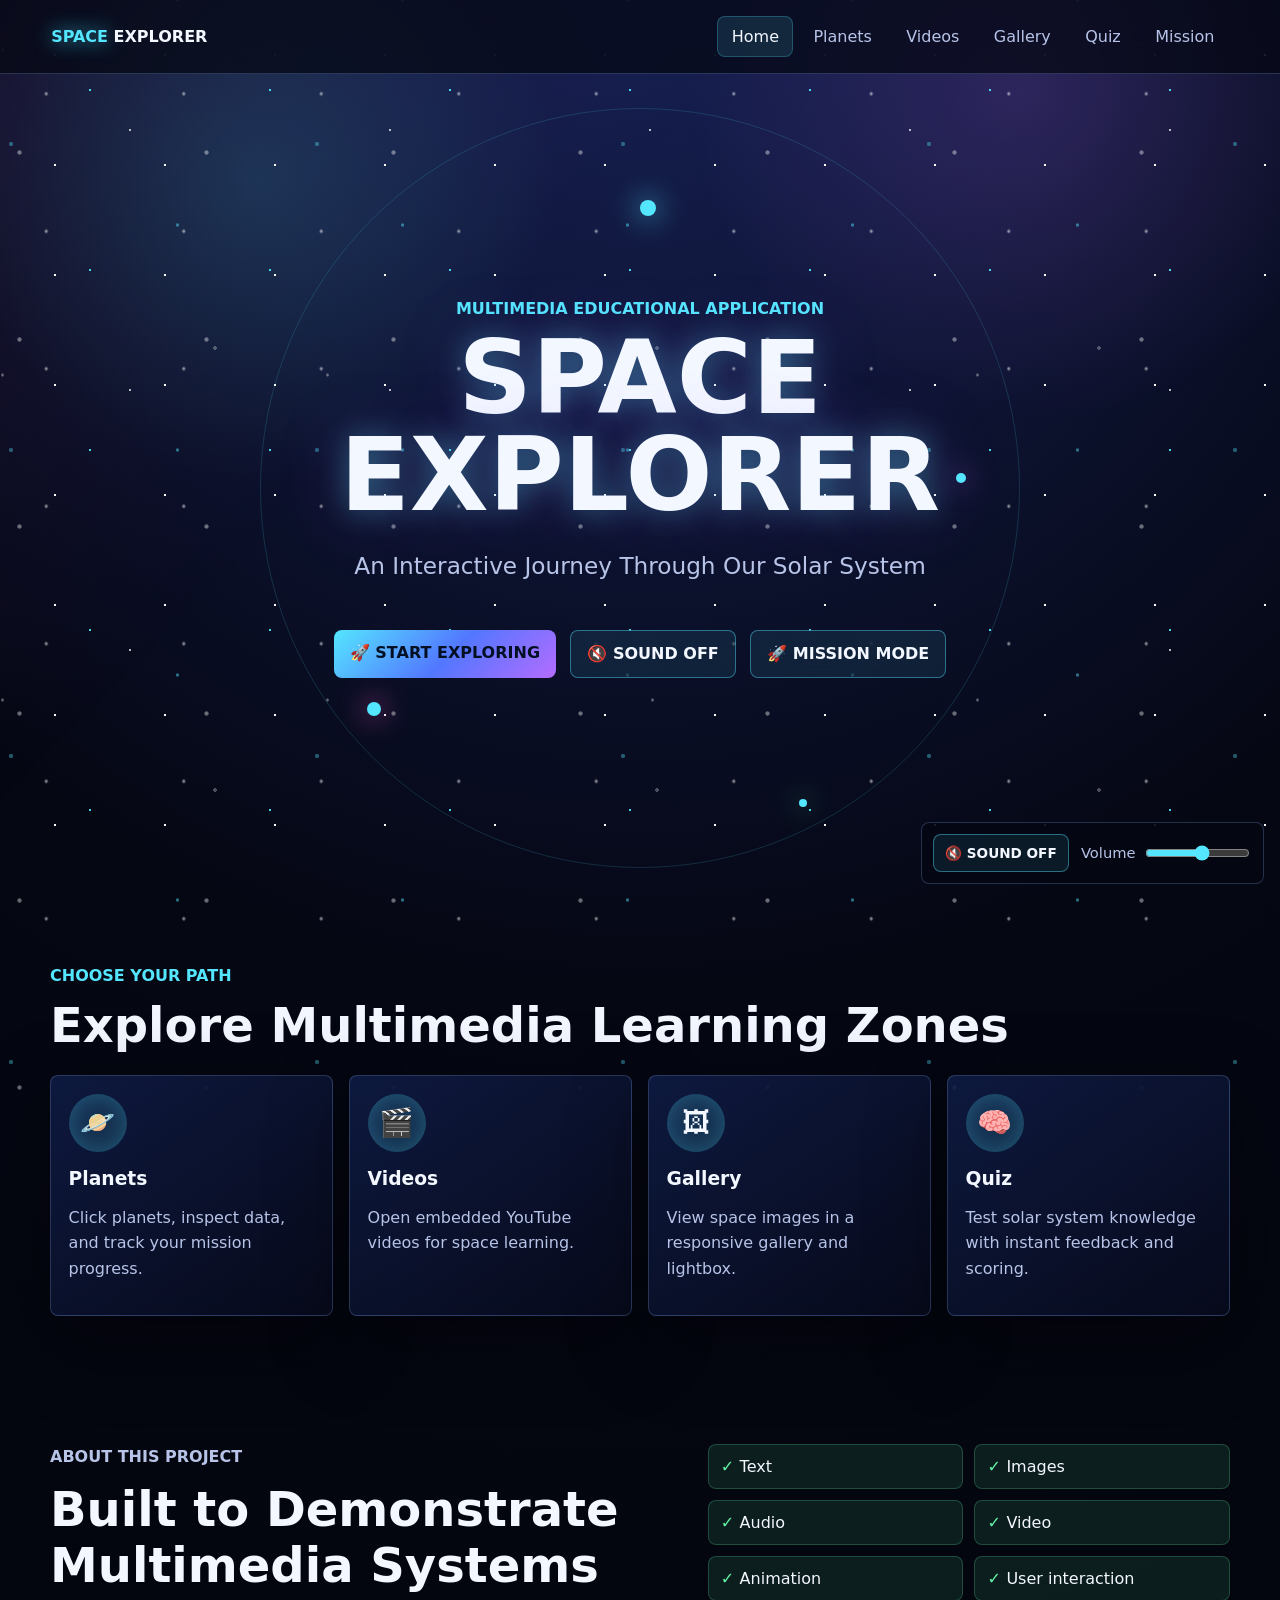
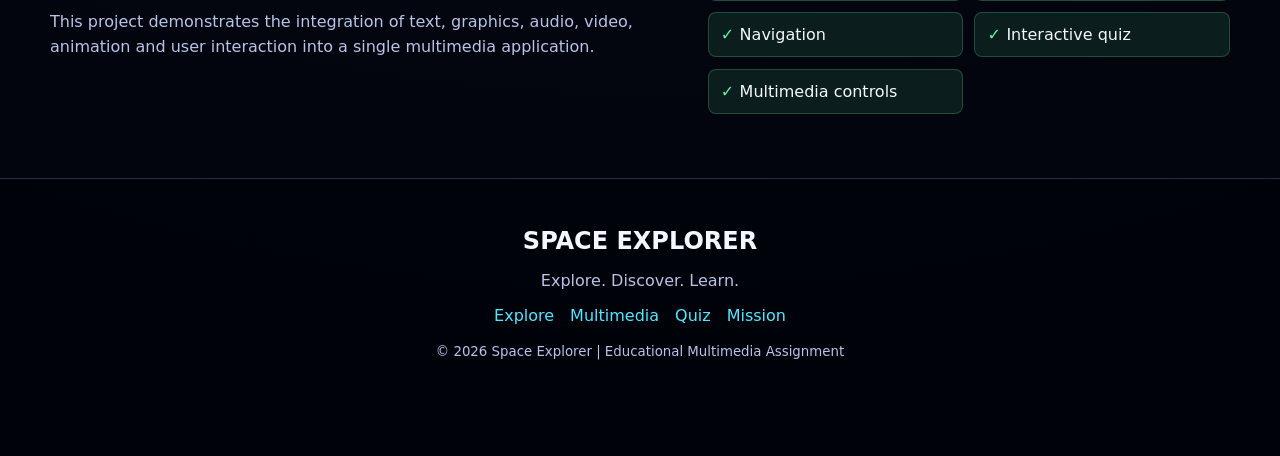
<file: index.html>
<!DOCTYPE html>
<html lang="en">
<head>
  <meta charset="UTF-8">
  <meta name="viewport" content="width=device-width, initial-scale=1.0">
  <title>Space Explorer | Interactive Solar System</title>
  <link rel="stylesheet" href="css/style.css">
</head>
<body data-page="home">
  <div class="space-bg" aria-hidden="true"><span class="stars s1"></span><span class="stars s2"></span><span class="stars s3"></span></div>
  <header class="site-header">
    <a class="brand" href="index.html" aria-label="Space Explorer Home"><span>SPACE</span> EXPLORER</a>
    <button class="nav-toggle" aria-label="Open navigation" aria-expanded="false">☰</button>
    <nav class="site-nav" aria-label="Main navigation">
      <a href="index.html" class="active">Home</a>
      <a href="planets.html">Planets</a>
      <a href="videos.html">Videos</a>
      <a href="gallery.html">Gallery</a>
      <a href="quiz.html">Quiz</a>
      <a href="planets.html#mission">Mission</a>
    </nav>
  </header>

  <main>
    <section class="hero">
      <div class="hero-orbit" aria-hidden="true"><span></span><span></span><span></span></div>
      <p class="eyebrow">Multimedia Educational Application</p>
      <h1>SPACE EXPLORER</h1>
      <p class="hero-subtitle">An Interactive Journey Through Our Solar System</p>
      <div class="hero-actions">
        <a class="btn btn-primary" href="planets.html"><span>&#128640;</span> Start Exploring</a>
        <button class="btn btn-ghost sound-toggle" type="button" aria-pressed="false">&#128266; Sound On/Off</button>
        <a class="btn btn-ghost" href="planets.html#mission">&#128640; Mission Mode</a>
      </div>
    </section>

    <section class="section">
      <div class="section-heading">
        <p class="eyebrow">Choose your path</p>
        <h2>Explore Multimedia Learning Zones</h2>
      </div>
      <div class="feature-grid">
        <a class="feature-card" href="planets.html"><span class="feature-icon">&#129680;</span><h3>Planets</h3><p>Click planets, inspect data, and track your mission progress.</p></a>
        <a class="feature-card" href="videos.html"><span class="feature-icon">&#127916;</span><h3>Videos</h3><p>Open embedded YouTube videos for space learning.</p></a>
        <a class="feature-card" href="gallery.html"><span class="feature-icon">&#128444;</span><h3>Gallery</h3><p>View space images in a responsive gallery and lightbox.</p></a>
        <a class="feature-card" href="quiz.html"><span class="feature-icon">&#129504;</span><h3>Quiz</h3><p>Test solar system knowledge with instant feedback and scoring.</p></a>
      </div>
    </section>

    <section class="section about-project">
      <div>
        <p class="eyebrow">About This Project</p>
        <h2>Built to Demonstrate Multimedia Systems</h2>
        <p>This project demonstrates the integration of text, graphics, audio, video, animation and user interaction into a single multimedia application.</p>
      </div>
      <ul class="check-list" aria-label="Multimedia principles demonstrated">
        <li>Text</li><li>Images</li><li>Audio</li><li>Video</li><li>Animation</li><li>User interaction</li><li>Navigation</li><li>Interactive quiz</li><li>Multimedia controls</li>
      </ul>
    </section>
  </main>

  <aside class="audio-panel" aria-label="Audio controls">
    <button class="sound-toggle small-btn" type="button" aria-pressed="false">&#128266; Sound OFF</button>
    <label>Volume <input class="volume-slider" type="range" min="0" max="100" value="55"></label>
  </aside>

  <footer class="site-footer">
    <h2>SPACE EXPLORER</h2>
    <p>Explore. Discover. Learn.</p>
    <div class="footer-links"><a href="planets.html">Explore</a><a href="videos.html">Multimedia</a><a href="quiz.html">Quiz</a><a href="planets.html#mission">Mission</a></div>
    <small>&copy; 2026 Space Explorer | Educational Multimedia Assignment</small>
  </footer>

  <script src="js/script.js"></script>
</body>
</html>
</file>
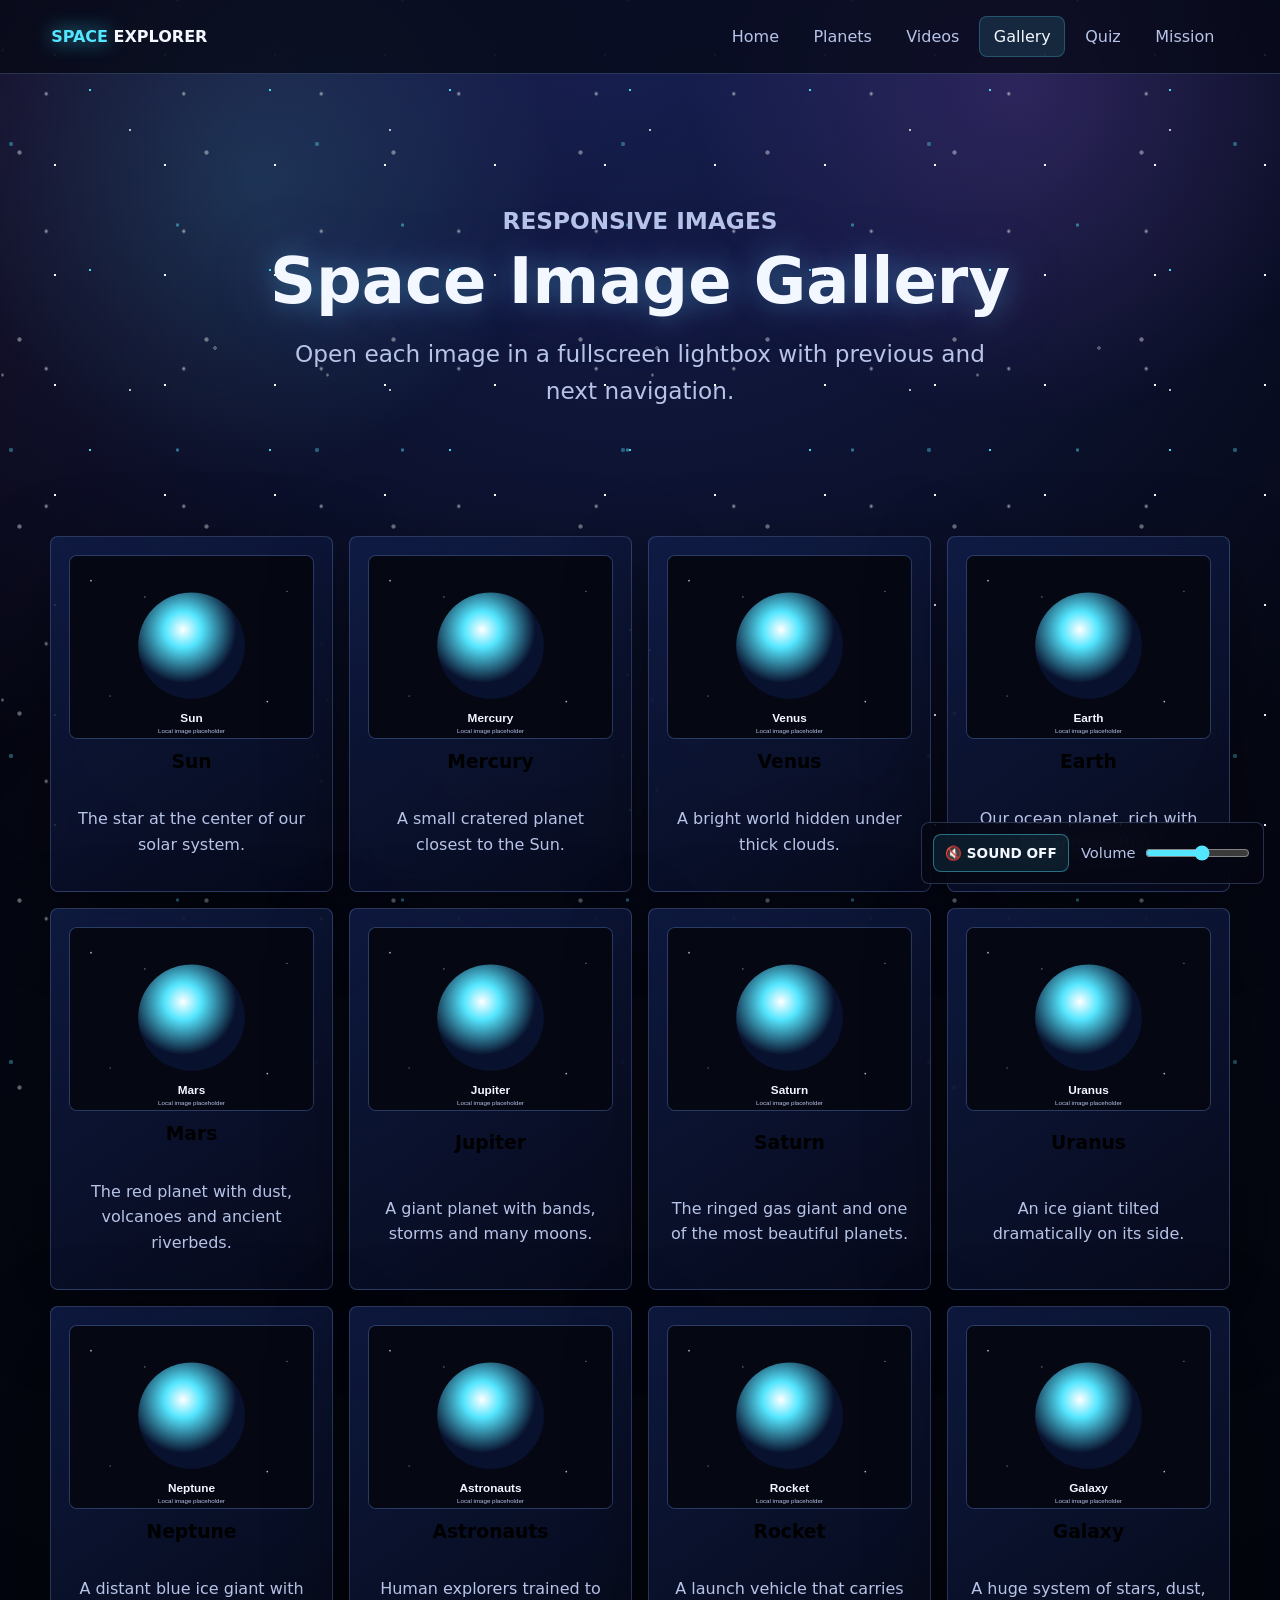
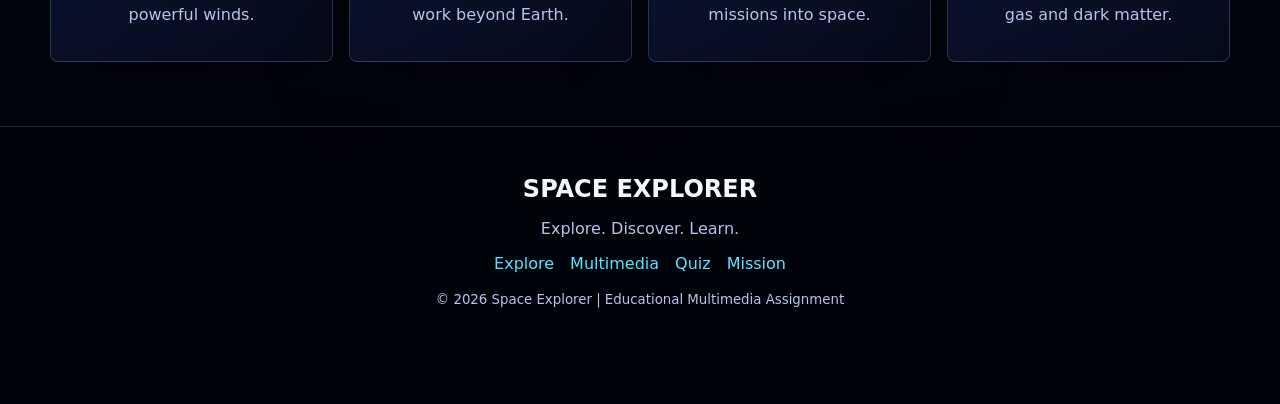
<file: gallery.html>
<!DOCTYPE html>
<html lang="en">
<head>
  <meta charset="UTF-8">
  <meta name="viewport" content="width=device-width, initial-scale=1.0">
  <title>Gallery | Space Explorer</title>
  <link rel="stylesheet" href="css/style.css">
</head>
<body data-page="gallery">
  <div class="space-bg" aria-hidden="true"><span class="stars s1"></span><span class="stars s2"></span><span class="stars s3"></span></div>
  <header class="site-header"><a class="brand" href="index.html"><span>SPACE</span> EXPLORER</a><button class="nav-toggle" aria-label="Open navigation" aria-expanded="false">☰</button><nav class="site-nav" aria-label="Main navigation"><a href="index.html">Home</a><a href="planets.html">Planets</a><a href="videos.html">Videos</a><a href="gallery.html" class="active">Gallery</a><a href="quiz.html">Quiz</a><a href="planets.html#mission">Mission</a></nav></header>
  <main>
    <section class="page-hero compact"><p class="eyebrow">Responsive Images</p><h1>Space Image Gallery</h1><p>Open each image in a fullscreen lightbox with previous and next navigation.</p></section>
    <section class="section"><div class="gallery-grid" id="galleryGrid"></div></section>
  </main>
  <div class="modal lightbox" id="galleryModal" role="dialog" aria-modal="true" aria-labelledby="galleryTitle" hidden>
    <div class="modal-card lightbox-card">
      <button class="modal-close" type="button" aria-label="Close gallery">&times;</button>
      <img id="galleryImage" alt="" loading="lazy">
      <h2 id="galleryTitle"></h2>
      <p id="galleryDescription"></p>
      <div class="modal-actions">
        <button class="btn btn-ghost" id="prevImage" type="button">Previous</button>
        <button class="btn btn-ghost" id="nextImage" type="button">Next</button>
        <button class="btn btn-primary modal-back" type="button">Close</button>
      </div>
    </div>
  </div>
  <aside class="audio-panel" aria-label="Audio controls"><button class="sound-toggle small-btn" type="button" aria-pressed="false">&#128266; Sound OFF</button><label>Volume <input class="volume-slider" type="range" min="0" max="100" value="55"></label></aside>
  <footer class="site-footer"><h2>SPACE EXPLORER</h2><p>Explore. Discover. Learn.</p><div class="footer-links"><a href="planets.html">Explore</a><a href="videos.html">Multimedia</a><a href="quiz.html">Quiz</a><a href="planets.html#mission">Mission</a></div><small>&copy; 2026 Space Explorer | Educational Multimedia Assignment</small></footer>
  <script src="js/script.js"></script>
</body>
</html>
</file>
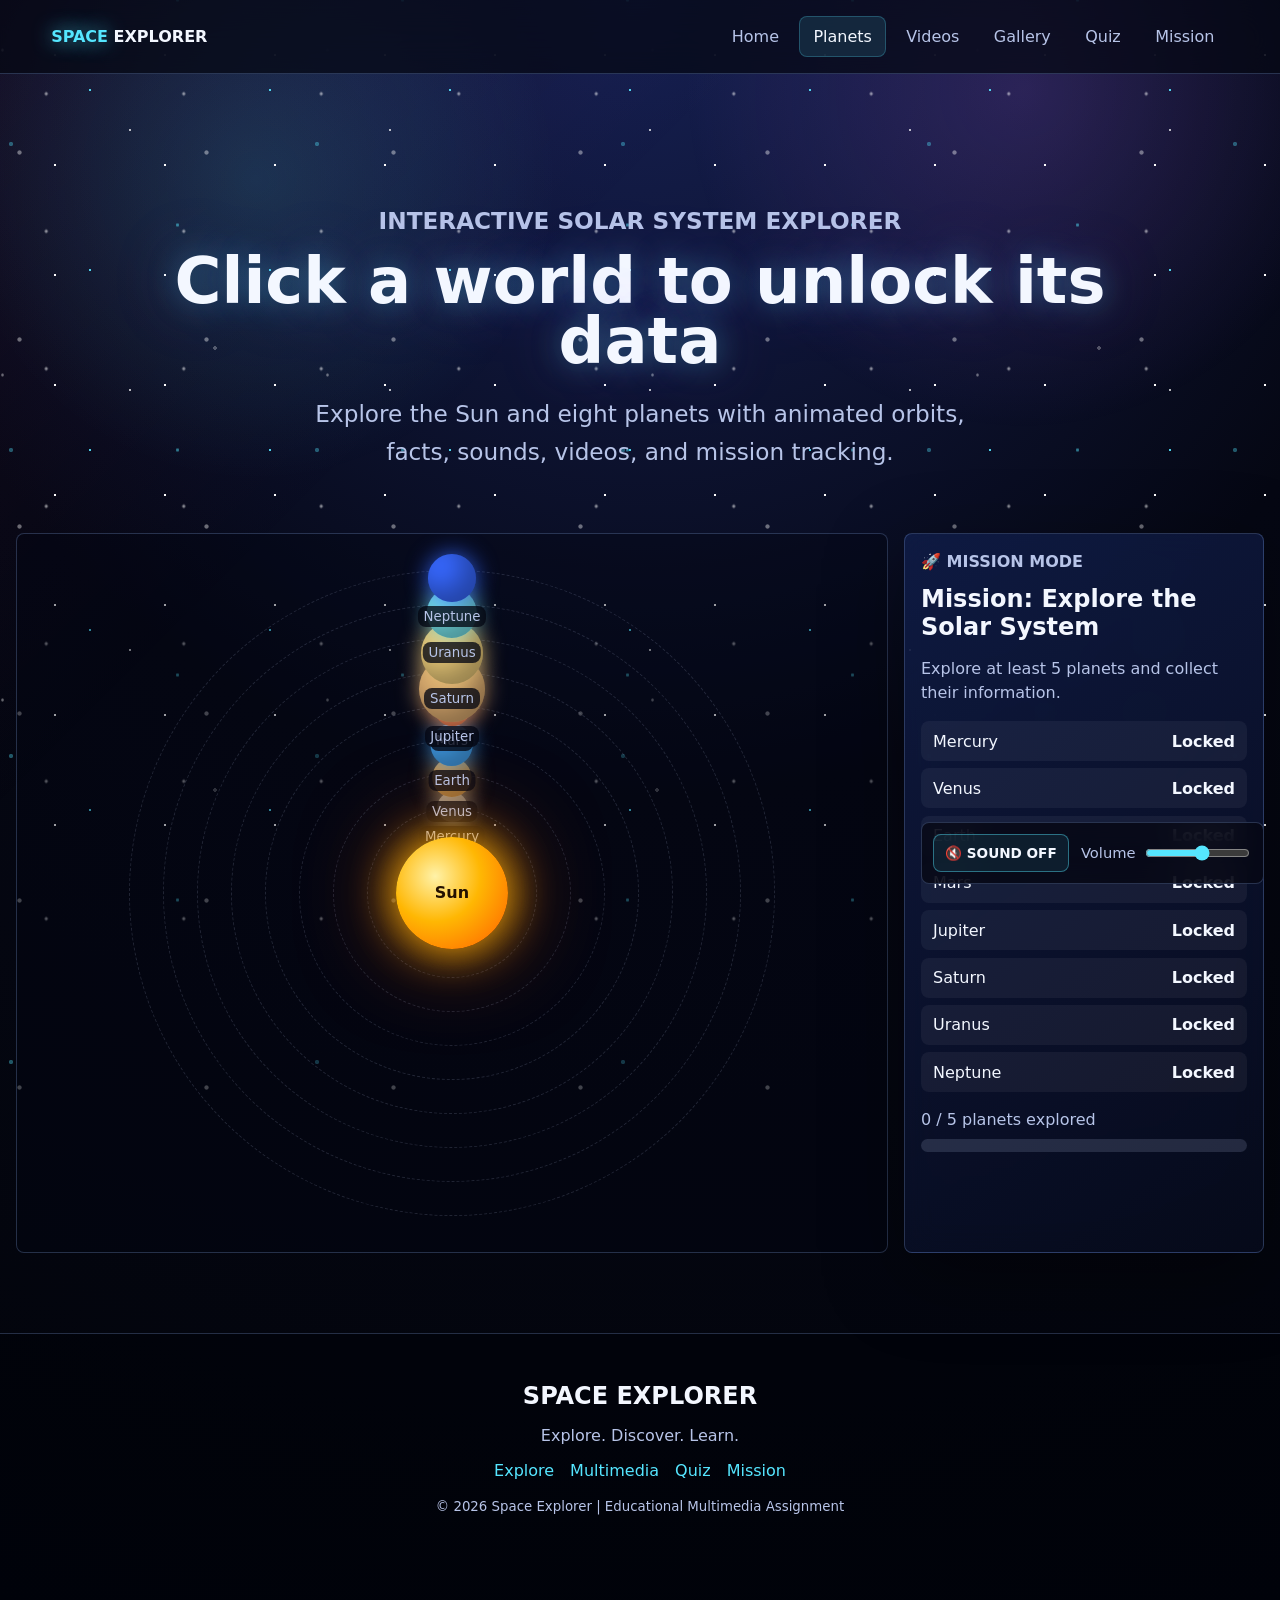
<file: planets.html>
<!DOCTYPE html>
<html lang="en">
<head>
  <meta charset="UTF-8">
  <meta name="viewport" content="width=device-width, initial-scale=1.0">
  <title>Planets | Space Explorer</title>
  <link rel="stylesheet" href="css/style.css">
</head>
<body data-page="planets">
  <div class="space-bg" aria-hidden="true"><span class="stars s1"></span><span class="stars s2"></span><span class="stars s3"></span></div>
  <header class="site-header">
    <a class="brand" href="index.html"><span>SPACE</span> EXPLORER</a>
    <button class="nav-toggle" aria-label="Open navigation" aria-expanded="false">☰</button>
    <nav class="site-nav" aria-label="Main navigation">
      <a href="index.html">Home</a><a href="planets.html" class="active">Planets</a><a href="videos.html">Videos</a><a href="gallery.html">Gallery</a><a href="quiz.html">Quiz</a><a href="#mission">Mission</a>
    </nav>
  </header>
  <main>
    <section class="page-hero compact">
      <p class="eyebrow">Interactive Solar System Explorer</p>
      <h1>Click a world to unlock its data</h1>
      <p>Explore the Sun and eight planets with animated orbits, facts, sounds, videos, and mission tracking.</p>
    </section>

    <section class="solar-wrap" aria-label="Solar system explorer">
      <div class="solar-system" id="solarSystem"></div>
      <aside class="mission-panel" id="mission">
        <p class="eyebrow">&#128640; Mission Mode</p>
        <h2>Mission: Explore the Solar System</h2>
        <p>Explore at least 5 planets and collect their information.</p>
        <div id="missionList" class="mission-list"></div>
        <p class="progress-label"><span id="missionCount">0</span> / 5 planets explored</p>
        <div class="progress-track"><span id="missionBar"></span></div>
        <div id="missionComplete" class="mission-complete" hidden>
          <div class="rocket-launch" aria-hidden="true">&#128640;</div>
          <h3>Mission Complete!</h3>
          <p>Congratulations, Space Explorer!</p>
          <button class="btn btn-primary continue-mission" type="button">Continue Exploring</button>
        </div>
      </aside>
    </section>
  </main>

  <div class="modal" id="planetModal" role="dialog" aria-modal="true" aria-labelledby="planetTitle" hidden>
    <div class="modal-card planet-modal-card">
      <button class="modal-close" type="button" aria-label="Close planet information">&times;</button>
      <div class="planet-detail">
        <img id="planetImage" alt="" loading="lazy">
        <div>
          <p class="eyebrow">Planet Profile</p>
          <h2 id="planetTitle"></h2>
          <dl id="planetStats" class="stats-grid"></dl>
          <h3>Interesting Facts</h3>
          <ul id="planetFacts"></ul>
          <div class="modal-actions">
            <button class="btn btn-ghost" id="planetSound" type="button">&#128266; Play Sound</button>
            <button class="btn btn-ghost" id="planetVideo" type="button">&#127916; Watch Video</button>
            <button class="btn btn-primary modal-back" type="button">Back</button>
          </div>
        </div>
      </div>
    </div>
  </div>

  <div class="modal" id="quickVideoModal" role="dialog" aria-modal="true" aria-label="Planet video" hidden>
    <div class="modal-card">
      <button class="modal-close" type="button" aria-label="Close video">&times;</button>
      <iframe id="quickPlanetVideo" class="youtube-frame" title="Planet YouTube video player" allow="accelerometer; autoplay; clipboard-write; encrypted-media; gyroscope; picture-in-picture; web-share" allowfullscreen></iframe>
      <p class="media-note">YouTube playback requires an internet connection.</p>
    </div>
  </div>

  <aside class="audio-panel" aria-label="Audio controls"><button class="sound-toggle small-btn" type="button" aria-pressed="false">&#128266; Sound OFF</button><label>Volume <input class="volume-slider" type="range" min="0" max="100" value="55"></label></aside>
  <footer class="site-footer"><h2>SPACE EXPLORER</h2><p>Explore. Discover. Learn.</p><div class="footer-links"><a href="planets.html">Explore</a><a href="videos.html">Multimedia</a><a href="quiz.html">Quiz</a><a href="planets.html#mission">Mission</a></div><small>&copy; 2026 Space Explorer | Educational Multimedia Assignment</small></footer>
  <script src="js/script.js"></script>
</body>
</html>
</file>
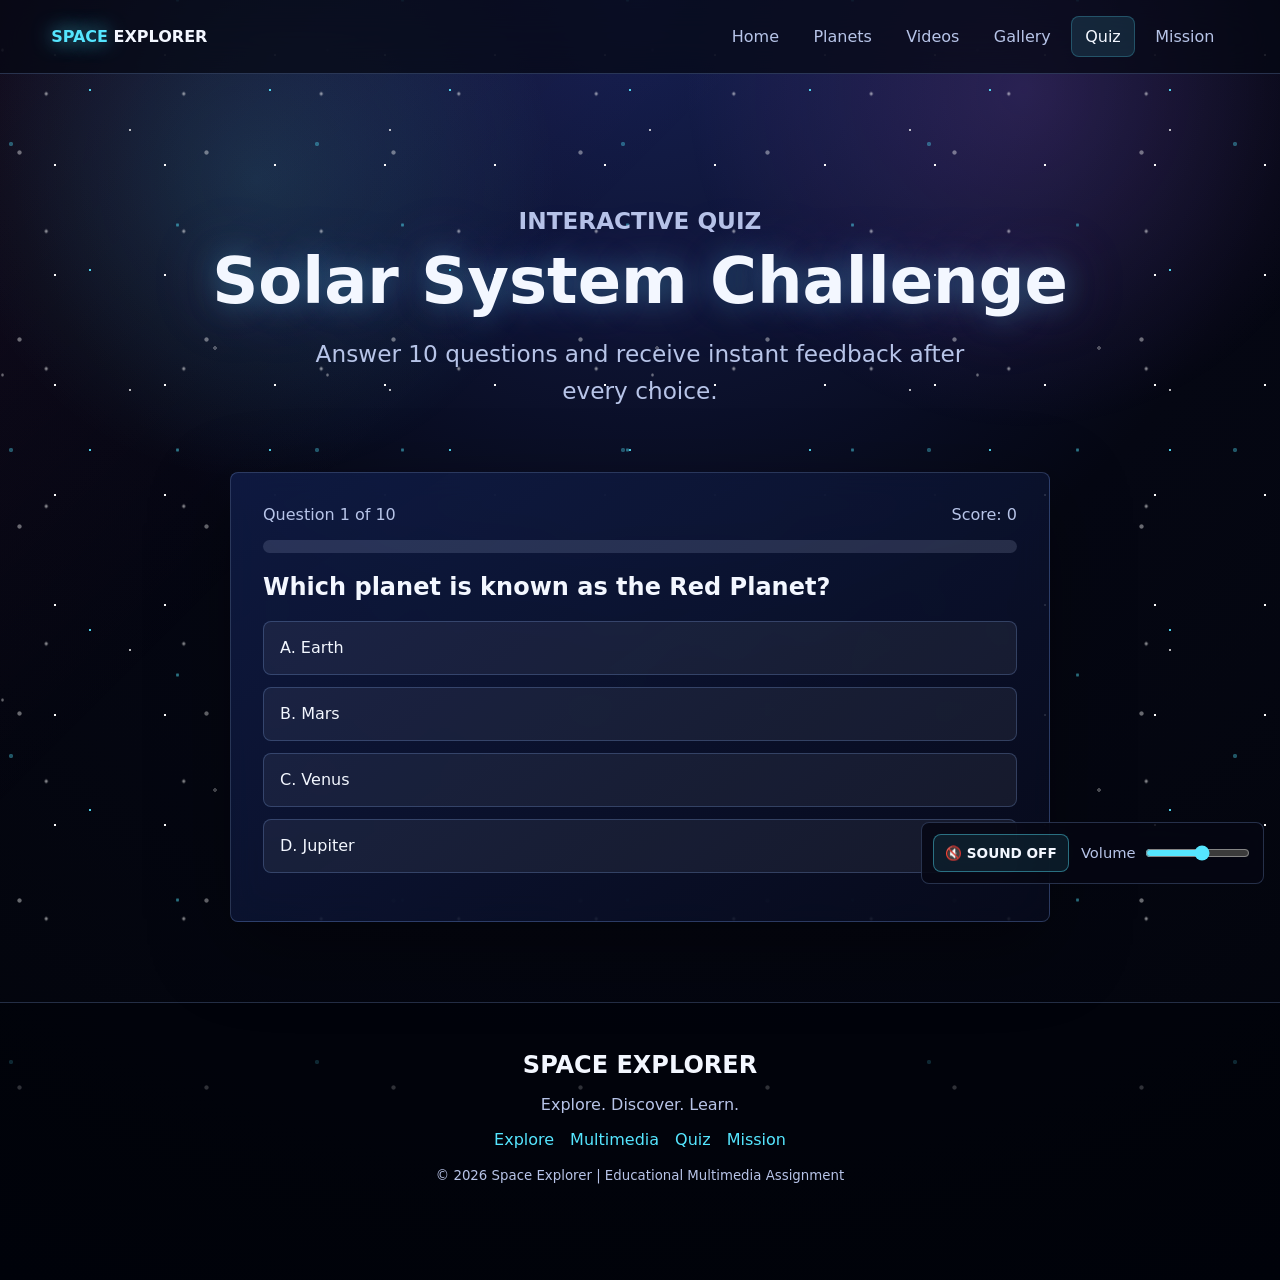
<file: quiz.html>
<!DOCTYPE html>
<html lang="en">
<head>
  <meta charset="UTF-8">
  <meta name="viewport" content="width=device-width, initial-scale=1.0">
  <title>Quiz | Space Explorer</title>
  <link rel="stylesheet" href="css/style.css">
</head>
<body data-page="quiz">
  <div class="space-bg" aria-hidden="true"><span class="stars s1"></span><span class="stars s2"></span><span class="stars s3"></span></div>
  <header class="site-header"><a class="brand" href="index.html"><span>SPACE</span> EXPLORER</a><button class="nav-toggle" aria-label="Open navigation" aria-expanded="false">☰</button><nav class="site-nav" aria-label="Main navigation"><a href="index.html">Home</a><a href="planets.html">Planets</a><a href="videos.html">Videos</a><a href="gallery.html">Gallery</a><a href="quiz.html" class="active">Quiz</a><a href="planets.html#mission">Mission</a></nav></header>
  <main>
    <section class="page-hero compact"><p class="eyebrow">Interactive Quiz</p><h1>Solar System Challenge</h1><p>Answer 10 questions and receive instant feedback after every choice.</p></section>
    <section class="quiz-shell" aria-live="polite">
      <div class="quiz-card" id="quizCard">
        <div class="quiz-top"><span id="questionNumber">Question 1 of 10</span><span id="quizScore">Score: 0</span></div>
        <div class="progress-track"><span id="quizProgress"></span></div>
        <h2 id="questionText"></h2>
        <div id="answerList" class="answer-list"></div>
        <div id="feedback" class="feedback" hidden></div>
        <button id="nextQuestion" class="btn btn-primary" type="button" hidden>Next Question</button>
      </div>
      <div class="quiz-card result-card" id="resultCard" hidden>
        <div class="success-burst" aria-hidden="true"></div>
        <h2>Quiz Complete</h2>
        <p>Your Score:</p>
        <strong id="finalScore"></strong>
        <p id="scoreMessage"></p>
        <button id="tryAgain" class="btn btn-primary" type="button">&#128260; Try Again</button>
      </div>
    </section>
  </main>
  <aside class="audio-panel" aria-label="Audio controls"><button class="sound-toggle small-btn" type="button" aria-pressed="false">&#128266; Sound OFF</button><label>Volume <input class="volume-slider" type="range" min="0" max="100" value="55"></label></aside>
  <footer class="site-footer"><h2>SPACE EXPLORER</h2><p>Explore. Discover. Learn.</p><div class="footer-links"><a href="planets.html">Explore</a><a href="videos.html">Multimedia</a><a href="quiz.html">Quiz</a><a href="planets.html#mission">Mission</a></div><small>&copy; 2026 Space Explorer | Educational Multimedia Assignment</small></footer>
  <script src="js/script.js"></script>
</body>
</html>
</file>
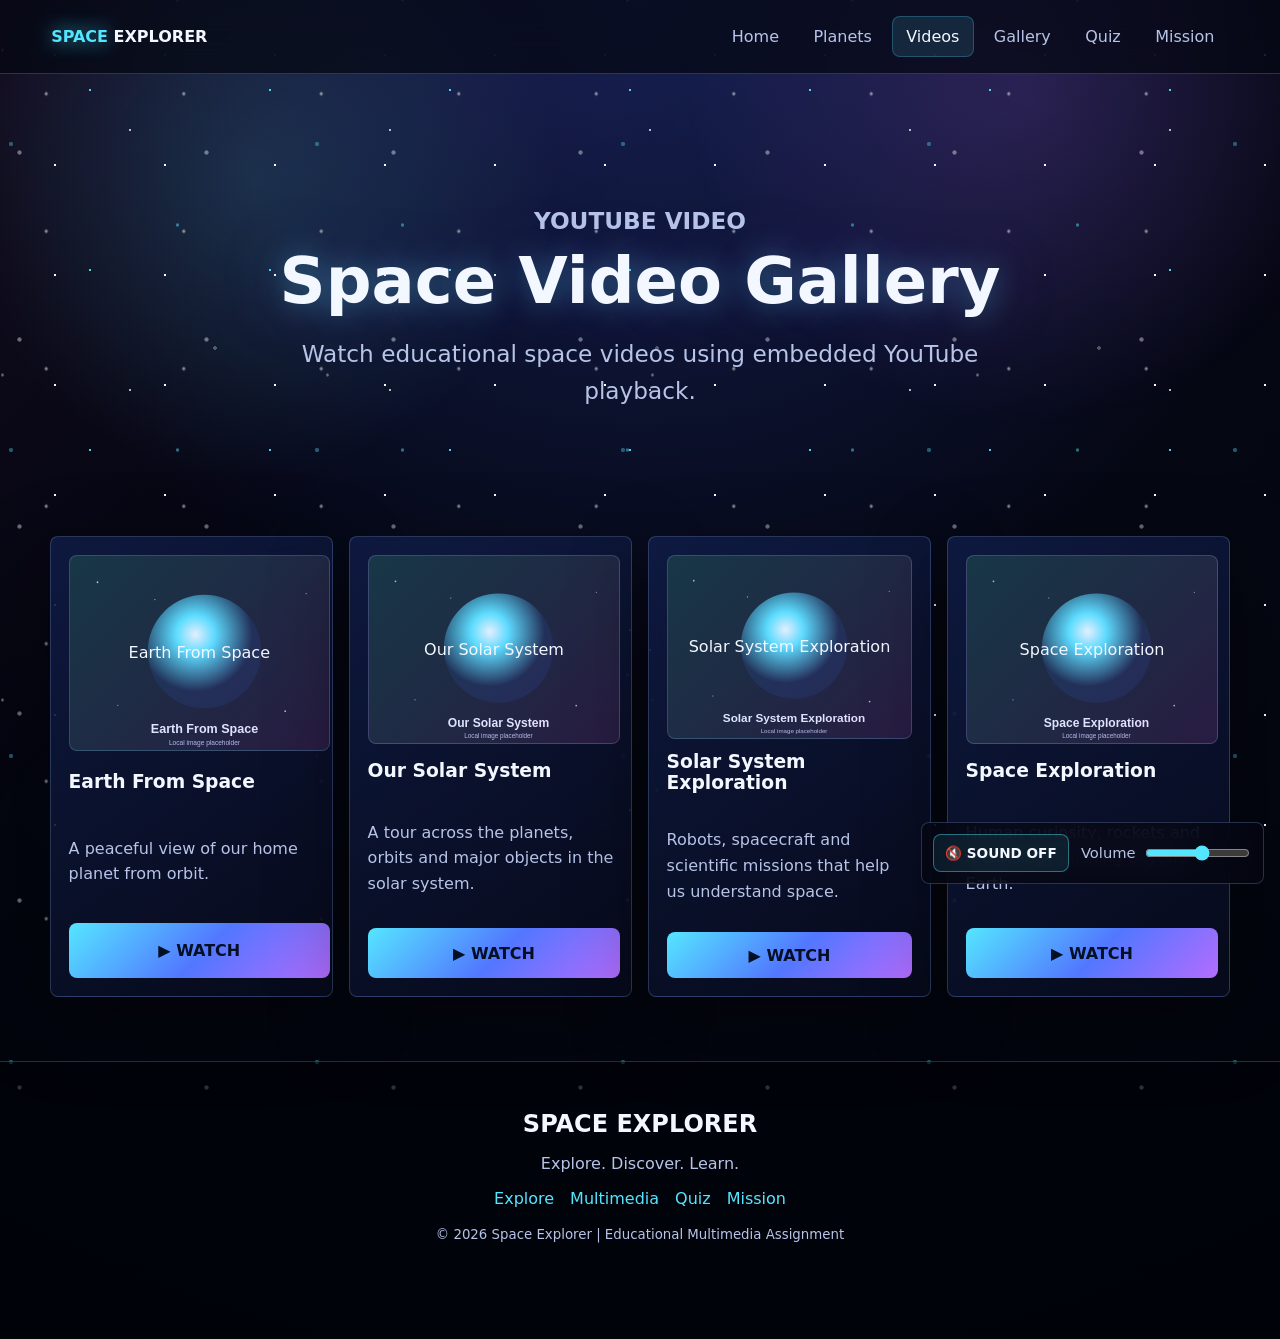
<file: videos.html>
<!DOCTYPE html>
<html lang="en">
<head>
  <meta charset="UTF-8">
  <meta name="viewport" content="width=device-width, initial-scale=1.0">
  <title>Videos | Space Explorer</title>
  <link rel="stylesheet" href="css/style.css">
</head>
<body data-page="videos">
  <div class="space-bg" aria-hidden="true"><span class="stars s1"></span><span class="stars s2"></span><span class="stars s3"></span></div>
  <header class="site-header"><a class="brand" href="index.html"><span>SPACE</span> EXPLORER</a><button class="nav-toggle" aria-label="Open navigation" aria-expanded="false">☰</button><nav class="site-nav" aria-label="Main navigation"><a href="index.html">Home</a><a href="planets.html">Planets</a><a href="videos.html" class="active">Videos</a><a href="gallery.html">Gallery</a><a href="quiz.html">Quiz</a><a href="planets.html#mission">Mission</a></nav></header>
  <main>
    <section class="page-hero compact"><p class="eyebrow">YouTube Video</p><h1>Space Video Gallery</h1><p>Watch educational space videos using embedded YouTube playback.</p></section>
    <section class="section"><div class="media-grid" id="videoGrid"></div></section>
  </main>
  <div class="modal" id="videoModal" role="dialog" aria-modal="true" aria-labelledby="videoTitle" hidden>
    <div class="modal-card">
      <button class="modal-close" type="button" aria-label="Close video">&times;</button>
      <h2 id="videoTitle"></h2>
      <iframe id="videoPlayer" class="youtube-frame" title="YouTube video player" allow="accelerometer; autoplay; clipboard-write; encrypted-media; gyroscope; picture-in-picture; web-share" allowfullscreen></iframe>
      <p id="videoDescription" class="media-note"></p>
    </div>
  </div>
  <aside class="audio-panel" aria-label="Audio controls"><button class="sound-toggle small-btn" type="button" aria-pressed="false">&#128266; Sound OFF</button><label>Volume <input class="volume-slider" type="range" min="0" max="100" value="55"></label></aside>
  <footer class="site-footer"><h2>SPACE EXPLORER</h2><p>Explore. Discover. Learn.</p><div class="footer-links"><a href="planets.html">Explore</a><a href="videos.html">Multimedia</a><a href="quiz.html">Quiz</a><a href="planets.html#mission">Mission</a></div><small>&copy; 2026 Space Explorer | Educational Multimedia Assignment</small></footer>
  <script src="js/script.js"></script>
</body>
</html>
</file>
<file: css/style.css>
:root {
  --bg: #050713;
  --bg-2: #0b1230;
  --panel: rgba(12, 22, 54, 0.74);
  --panel-strong: rgba(16, 29, 72, 0.9);
  --text: #f3f7ff;
  --muted: #b7c4e8;
  --cyan: #55e6ff;
  --blue: #5277ff;
  --violet: #b46cff;
  --pink: #ff5cc8;
  --green: #62f6a8;
  --warning: #ffd166;
  --danger: #ff6b6b;
  --border: rgba(147, 184, 255, 0.24);
  --shadow: 0 24px 80px rgba(0, 0, 0, 0.38);
}

* { box-sizing: border-box; }
html { scroll-behavior: smooth; }
body {
  margin: 0;
  min-height: 100vh;
  color: var(--text);
  font-family: Inter, ui-sans-serif, system-ui, -apple-system, BlinkMacSystemFont, "Segoe UI", Arial, sans-serif;
  background: radial-gradient(circle at top, #162052 0, var(--bg) 46%, #02040b 100%);
  overflow-x: hidden;
}

body::before {
  content: "";
  position: fixed;
  inset: 0;
  pointer-events: none;
  background:
    radial-gradient(circle at 20% 20%, rgba(85, 230, 255, 0.14), transparent 24%),
    radial-gradient(circle at 80% 10%, rgba(180, 108, 255, 0.18), transparent 26%),
    linear-gradient(135deg, rgba(255, 92, 200, 0.06), transparent 38%);
  z-index: -3;
}

a { color: inherit; text-decoration: none; }
img, video { max-width: 100%; display: block; }
button, input { font: inherit; }
button { cursor: pointer; }
:focus-visible { outline: 3px solid var(--cyan); outline-offset: 4px; }

.space-bg, .stars {
  position: fixed;
  inset: 0;
  pointer-events: none;
  z-index: -2;
}

.stars {
  background-image:
    radial-gradient(#fff 1px, transparent 1.5px),
    radial-gradient(rgba(85, 230, 255, 0.9) 1px, transparent 1.5px),
    radial-gradient(rgba(255, 255, 255, 0.7) 1px, transparent 1.2px);
  background-size: 110px 110px, 180px 180px, 260px 260px;
  animation: drift 52s linear infinite, twinkle 4s ease-in-out infinite alternate;
}
.s2 { opacity: 0.55; animation-duration: 86s, 5s; transform: scale(1.25); }
.s3 { opacity: 0.4; animation-duration: 120s, 6s; transform: scale(1.7); }

@keyframes drift { to { background-position: 900px 500px, -700px 400px, 500px -800px; } }
@keyframes twinkle { from { opacity: 0.35; } to { opacity: 0.9; } }

.site-header {
  position: sticky;
  top: 0;
  z-index: 20;
  display: flex;
  align-items: center;
  justify-content: space-between;
  gap: 1rem;
  padding: 1rem clamp(1rem, 4vw, 4rem);
  background: rgba(5, 7, 19, 0.72);
  border-bottom: 1px solid var(--border);
  backdrop-filter: blur(18px);
}

.brand {
  font-weight: 900;
  letter-spacing: 0;
  white-space: nowrap;
}
.brand span { color: var(--cyan); text-shadow: 0 0 20px rgba(85, 230, 255, 0.8); }
.site-nav { display: flex; align-items: center; gap: 0.35rem; }
.site-nav a {
  color: var(--muted);
  padding: 0.7rem 0.9rem;
  border-radius: 8px;
  transition: 0.25s ease;
}
.site-nav a:hover, .site-nav a.active {
  color: var(--text);
  background: rgba(85, 230, 255, 0.12);
  box-shadow: inset 0 0 0 1px rgba(85, 230, 255, 0.24);
}
.nav-toggle {
  display: none;
  width: 44px;
  height: 44px;
  border: 1px solid var(--border);
  border-radius: 8px;
  color: var(--text);
  background: var(--panel);
}

.hero, .page-hero {
  position: relative;
  min-height: calc(100vh - 72px);
  display: grid;
  place-items: center;
  align-content: center;
  text-align: center;
  padding: clamp(4rem, 10vw, 8rem) 1rem;
}
.page-hero.compact {
  min-height: 330px;
  padding-bottom: 2.5rem;
}
.hero h1, .page-hero h1 {
  margin: 0;
  max-width: 980px;
  font-size: clamp(3rem, 8vw, 7.8rem);
  line-height: 0.95;
  letter-spacing: 0;
  text-shadow: 0 0 30px rgba(85, 230, 255, 0.35), 0 0 70px rgba(180, 108, 255, 0.28);
}
.page-hero h1 { font-size: clamp(2.2rem, 5vw, 4.8rem); }
.hero-subtitle, .page-hero p {
  max-width: 720px;
  color: var(--muted);
  font-size: clamp(1.05rem, 2vw, 1.45rem);
  line-height: 1.6;
}
.eyebrow {
  margin: 0 0 0.7rem;
  color: var(--cyan);
  font-weight: 800;
  text-transform: uppercase;
  letter-spacing: 0;
}

.hero-orbit {
  position: absolute;
  width: min(78vw, 760px);
  aspect-ratio: 1;
  border: 1px solid rgba(85, 230, 255, 0.16);
  border-radius: 50%;
  animation: spin 38s linear infinite;
}
.hero-orbit::before, .hero-orbit span {
  content: "";
  position: absolute;
  border-radius: 50%;
  background: var(--cyan);
  box-shadow: 0 0 28px currentColor;
}
.hero-orbit::before { width: 16px; height: 16px; top: 12%; left: 50%; color: var(--cyan); }
.hero-orbit span:nth-child(1) { width: 10px; height: 10px; right: 7%; top: 48%; color: var(--violet); }
.hero-orbit span:nth-child(2) { width: 14px; height: 14px; left: 14%; bottom: 20%; color: var(--pink); }
.hero-orbit span:nth-child(3) { width: 8px; height: 8px; right: 28%; bottom: 8%; color: var(--green); }
@keyframes spin { to { transform: rotate(360deg); } }

.hero-actions, .modal-actions {
  display: flex;
  flex-wrap: wrap;
  justify-content: center;
  gap: 0.9rem;
  margin-top: 1.4rem;
}
.btn, .small-btn {
  border: 1px solid rgba(85, 230, 255, 0.42);
  border-radius: 8px;
  color: var(--text);
  background: rgba(85, 230, 255, 0.09);
  min-height: 44px;
  padding: 0.85rem 1rem;
  font-weight: 800;
  text-transform: uppercase;
  letter-spacing: 0;
  transition: transform 0.2s ease, box-shadow 0.2s ease, background 0.2s ease;
}
.btn:hover, .small-btn:hover {
  transform: translateY(-2px);
  box-shadow: 0 0 24px rgba(85, 230, 255, 0.32);
}
.btn-primary {
  background: linear-gradient(135deg, var(--cyan), var(--blue) 52%, var(--violet));
  color: #031024;
  border: 0;
}
.btn-ghost { backdrop-filter: blur(12px); }

.section {
  width: min(1180px, calc(100% - 2rem));
  margin: 0 auto;
  padding: 4rem 0;
}
.section-heading { margin-bottom: 1.4rem; }
.section-heading h2, .about-project h2 {
  margin: 0;
  font-size: clamp(1.8rem, 4vw, 3rem);
}
.feature-grid, .media-grid, .gallery-grid {
  display: grid;
  grid-template-columns: repeat(auto-fit, minmax(230px, 1fr));
  gap: 1rem;
}
.feature-card, .media-card, .gallery-card, .quiz-card, .mission-panel, .modal-card {
  border: 1px solid var(--border);
  border-radius: 8px;
  background: linear-gradient(145deg, rgba(17, 31, 77, 0.76), rgba(8, 12, 31, 0.72));
  box-shadow: var(--shadow);
  backdrop-filter: blur(16px);
}
.feature-card, .media-card, .gallery-card {
  padding: 1.1rem;
  transition: transform 0.2s ease, border-color 0.2s ease, box-shadow 0.2s ease;
}
.feature-card:hover, .media-card:hover, .gallery-card:hover {
  transform: translateY(-5px);
  border-color: rgba(85, 230, 255, 0.56);
  box-shadow: 0 24px 80px rgba(18, 100, 255, 0.2);
}
.feature-icon {
  display: grid;
  place-items: center;
  width: 58px;
  height: 58px;
  border-radius: 50%;
  margin-bottom: 1rem;
  background: rgba(85, 230, 255, 0.12);
  box-shadow: inset 0 0 22px rgba(85, 230, 255, 0.24);
  font-size: 1.75rem;
}
.feature-card h3, .media-card h3, .gallery-card h3 { margin: 0 0 0.4rem; }
.feature-card p, .media-card p, .gallery-card p, .about-project p { color: var(--muted); line-height: 1.6; }

.about-project {
  display: grid;
  grid-template-columns: 1.1fr 0.9fr;
  gap: 1.2rem;
  align-items: start;
}
.check-list {
  display: grid;
  grid-template-columns: repeat(2, minmax(0, 1fr));
  gap: 0.7rem;
  padding: 0;
  margin: 0;
  list-style: none;
}
.check-list li {
  padding: 0.75rem;
  border-radius: 8px;
  background: rgba(98, 246, 168, 0.1);
  border: 1px solid rgba(98, 246, 168, 0.22);
}
.check-list li::before { content: "✓ "; color: var(--green); font-weight: 900; }

.audio-panel {
  position: fixed;
  right: 1rem;
  bottom: 1rem;
  z-index: 18;
  display: flex;
  align-items: center;
  gap: 0.75rem;
  padding: 0.7rem;
  border: 1px solid var(--border);
  border-radius: 8px;
  background: rgba(5, 7, 19, 0.82);
  backdrop-filter: blur(16px);
}
.audio-panel label {
  display: flex;
  align-items: center;
  gap: 0.45rem;
  color: var(--muted);
  font-size: 0.92rem;
}
.small-btn {
  min-height: 38px;
  padding: 0.55rem 0.7rem;
  font-size: 0.85rem;
}
.volume-slider { accent-color: var(--cyan); width: 105px; }

.solar-wrap {
  width: min(1320px, calc(100% - 2rem));
  margin: 0 auto 5rem;
  display: grid;
  grid-template-columns: minmax(0, 1fr) 360px;
  gap: 1rem;
  align-items: stretch;
}
.solar-system {
  position: relative;
  min-height: 720px;
  border-radius: 8px;
  border: 1px solid var(--border);
  background: radial-gradient(circle at center, rgba(255, 209, 102, 0.12), transparent 14%), rgba(5, 7, 19, 0.38);
  overflow: hidden;
}
.orbit-ring {
  position: absolute;
  left: 50%;
  top: 50%;
  border: 1px dashed rgba(183, 196, 232, 0.17);
  border-radius: 50%;
  transform: translate(-50%, -50%);
  animation: orbit var(--speed) linear infinite;
}
.planet-btn {
  position: absolute;
  left: 50%;
  top: -18px;
  display: grid;
  place-items: center;
  gap: 0.25rem;
  min-width: 54px;
  border: 0;
  color: var(--text);
  background: transparent;
  transform: translateX(-50%);
}
.planet-sphere {
  width: var(--size);
  height: var(--size);
  border-radius: 50%;
  background: var(--planet);
  box-shadow: inset -12px -12px 26px rgba(0,0,0,0.35), 0 0 22px var(--glow);
  transition: transform 0.2s ease, box-shadow 0.2s ease;
}
.planet-btn:hover .planet-sphere { transform: scale(1.14); box-shadow: inset -12px -12px 26px rgba(0,0,0,0.35), 0 0 34px var(--glow); }
.planet-btn small {
  max-width: 86px;
  padding: 0.18rem 0.35rem;
  border-radius: 8px;
  background: rgba(5, 7, 19, 0.78);
  color: var(--muted);
}
.sun-core {
  position: absolute;
  left: 50%;
  top: 50%;
  transform: translate(-50%, -50%);
  display: grid;
  place-items: center;
  width: 112px;
  height: 112px;
  border: 0;
  border-radius: 50%;
  color: #241100;
  font-weight: 900;
  background: radial-gradient(circle at 35% 35%, #fff2a8, #ffb703 44%, #ff5c00 100%);
  box-shadow: 0 0 45px #ffb703, 0 0 95px rgba(255, 92, 0, 0.62);
  z-index: 2;
}
@keyframes orbit { to { transform: translate(-50%, -50%) rotate(360deg); } }

.mission-panel {
  padding: 1rem;
  align-self: stretch;
}
.mission-panel h2 { margin: 0 0 0.5rem; }
.mission-panel p { color: var(--muted); line-height: 1.5; }
.mission-list { display: grid; gap: 0.45rem; margin: 1rem 0; }
.mission-item {
  display: flex;
  justify-content: space-between;
  gap: 1rem;
  padding: 0.66rem 0.75rem;
  border-radius: 8px;
  background: rgba(255,255,255,0.05);
}
.mission-item.done { color: var(--green); background: rgba(98, 246, 168, 0.1); }
.progress-label { margin: 1rem 0 0.45rem; }
.progress-track {
  height: 13px;
  overflow: hidden;
  border-radius: 999px;
  background: rgba(183, 196, 232, 0.16);
}
.progress-track span {
  display: block;
  height: 100%;
  width: 0;
  border-radius: inherit;
  background: linear-gradient(90deg, var(--cyan), var(--green));
  transition: width 0.45s ease;
}
.mission-complete {
  margin-top: 1rem;
  padding: 1rem;
  text-align: center;
  border-radius: 8px;
  border: 1px solid rgba(98, 246, 168, 0.36);
  background: rgba(98, 246, 168, 0.11);
}
.rocket-launch {
  font-size: 3rem;
  animation: launch 1.3s ease-in-out infinite;
}
@keyframes launch {
  0%, 100% { transform: translateY(10px) rotate(-14deg); opacity: 0.85; }
  55% { transform: translateY(-24px) rotate(12deg); opacity: 1; }
}

.modal {
  position: fixed;
  inset: 0;
  z-index: 50;
  display: grid;
  place-items: center;
  padding: 1rem;
  background: rgba(1, 3, 10, 0.78);
  animation: fadeIn 0.22s ease;
}
.modal[hidden] { display: none; }
.modal-card {
  position: relative;
  width: min(940px, 100%);
  max-height: min(88vh, 860px);
  overflow: auto;
  padding: 1rem;
}
.modal-close {
  position: absolute;
  top: 0.75rem;
  right: 0.75rem;
  z-index: 2;
  width: 42px;
  height: 42px;
  border-radius: 8px;
  border: 1px solid var(--border);
  color: var(--text);
  background: rgba(5, 7, 19, 0.74);
  font-size: 1.7rem;
}
.planet-detail {
  display: grid;
  grid-template-columns: 320px minmax(0, 1fr);
  gap: 1rem;
  align-items: start;
}
.planet-detail img, .gallery-card img, .media-thumb, .lightbox-card img {
  width: 100%;
  aspect-ratio: 4 / 3;
  object-fit: cover;
  border-radius: 8px;
  border: 1px solid var(--border);
  background: var(--panel);
}
.planet-detail img { aspect-ratio: 1; }
.stats-grid {
  display: grid;
  grid-template-columns: repeat(2, minmax(0, 1fr));
  gap: 0.7rem;
}
.stats-grid div {
  padding: 0.7rem;
  border-radius: 8px;
  background: rgba(255,255,255,0.05);
}
.stats-grid dt { color: var(--cyan); font-weight: 800; }
.stats-grid dd { margin: 0.25rem 0 0; color: var(--muted); }
.planet-modal-card ul { color: var(--muted); line-height: 1.55; }
@keyframes fadeIn { from { opacity: 0; } to { opacity: 1; } }

.media-card, .gallery-card { display: grid; gap: 0.75rem; }
.media-thumb {
  display: grid;
  place-items: center;
  min-height: 160px;
  color: var(--text);
  background: linear-gradient(135deg, rgba(85,230,255,0.22), rgba(180,108,255,0.2)), var(--placeholder);
  background-size: cover;
}
.media-card .btn { width: 100%; }
.media-note { color: var(--muted); line-height: 1.5; }
.modal video, .youtube-frame {
  width: 100%;
  aspect-ratio: 16 / 9;
  max-height: 64vh;
  border-radius: 8px;
  background: #01030a;
  border: 1px solid var(--border);
}
.youtube-frame { display: block; }
.lightbox-card { text-align: center; }
.lightbox-card img { max-height: 58vh; object-fit: contain; background: #01030a; }

.quiz-shell {
  width: min(820px, calc(100% - 2rem));
  margin: 0 auto 5rem;
}
.quiz-card {
  position: relative;
  padding: clamp(1rem, 3vw, 2rem);
  overflow: hidden;
}
.quiz-top {
  display: flex;
  justify-content: space-between;
  gap: 1rem;
  color: var(--muted);
  margin-bottom: 1rem;
}
.answer-list {
  display: grid;
  gap: 0.75rem;
  margin: 1rem 0;
}
.answer-btn {
  width: 100%;
  min-height: 54px;
  text-align: left;
  border: 1px solid var(--border);
  border-radius: 8px;
  color: var(--text);
  background: rgba(255,255,255,0.06);
  padding: 0.85rem 1rem;
}
.answer-btn:hover { background: rgba(85, 230, 255, 0.1); }
.answer-btn.correct { border-color: var(--green); background: rgba(98, 246, 168, 0.14); }
.answer-btn.incorrect { border-color: var(--danger); background: rgba(255, 107, 107, 0.14); }
.feedback {
  margin: 1rem 0;
  padding: 0.9rem;
  border-radius: 8px;
  background: rgba(85,230,255,0.1);
  border: 1px solid var(--border);
}
.result-card { text-align: center; }
.result-card strong {
  display: block;
  font-size: clamp(3rem, 9vw, 5.5rem);
  color: var(--cyan);
}
.success-burst {
  position: absolute;
  inset: -40%;
  background: conic-gradient(from 0deg, transparent, rgba(85,230,255,0.18), transparent, rgba(98,246,168,0.16), transparent);
  animation: spin 4s linear infinite;
  z-index: -1;
}

.site-footer {
  padding: 3rem 1rem 6rem;
  text-align: center;
  border-top: 1px solid var(--border);
  background: rgba(1, 3, 10, 0.54);
}
.site-footer h2 { margin: 0; }
.site-footer p, .site-footer small { color: var(--muted); }
.footer-links {
  display: flex;
  justify-content: center;
  flex-wrap: wrap;
  gap: 1rem;
  margin: 1rem 0;
}
.footer-links a { color: var(--cyan); }

@media (max-width: 980px) {
  .solar-wrap { grid-template-columns: 1fr; }
  .solar-system { min-height: 620px; }
  .planet-detail { grid-template-columns: 1fr; }
  .planet-detail img { max-width: 320px; justify-self: center; }
  .about-project { grid-template-columns: 1fr; }
}

@media (max-width: 760px) {
  .nav-toggle { display: inline-grid; place-items: center; }
  .site-nav {
    position: absolute;
    left: 1rem;
    right: 1rem;
    top: calc(100% + 0.5rem);
    display: none;
    flex-direction: column;
    align-items: stretch;
    padding: 0.7rem;
    border: 1px solid var(--border);
    border-radius: 8px;
    background: rgba(5, 7, 19, 0.94);
  }
  .site-nav.open { display: flex; }
  .site-nav a { width: 100%; }
  .hero { min-height: 700px; }
  .solar-system { min-height: 520px; }
  .sun-core { width: 84px; height: 84px; font-size: 0.85rem; }
  .planet-sphere { width: calc(var(--size) * 0.74); height: calc(var(--size) * 0.74); }
  .planet-btn small { font-size: 0.68rem; }
  .stats-grid, .check-list { grid-template-columns: 1fr; }
  .audio-panel {
    left: 1rem;
    right: 1rem;
    justify-content: space-between;
  }
  .volume-slider { width: 90px; }
}

@media (prefers-reduced-motion: reduce) {
  *, *::before, *::after {
    animation-duration: 0.01ms !important;
    animation-iteration-count: 1 !important;
    scroll-behavior: auto !important;
  }
}
</file>
